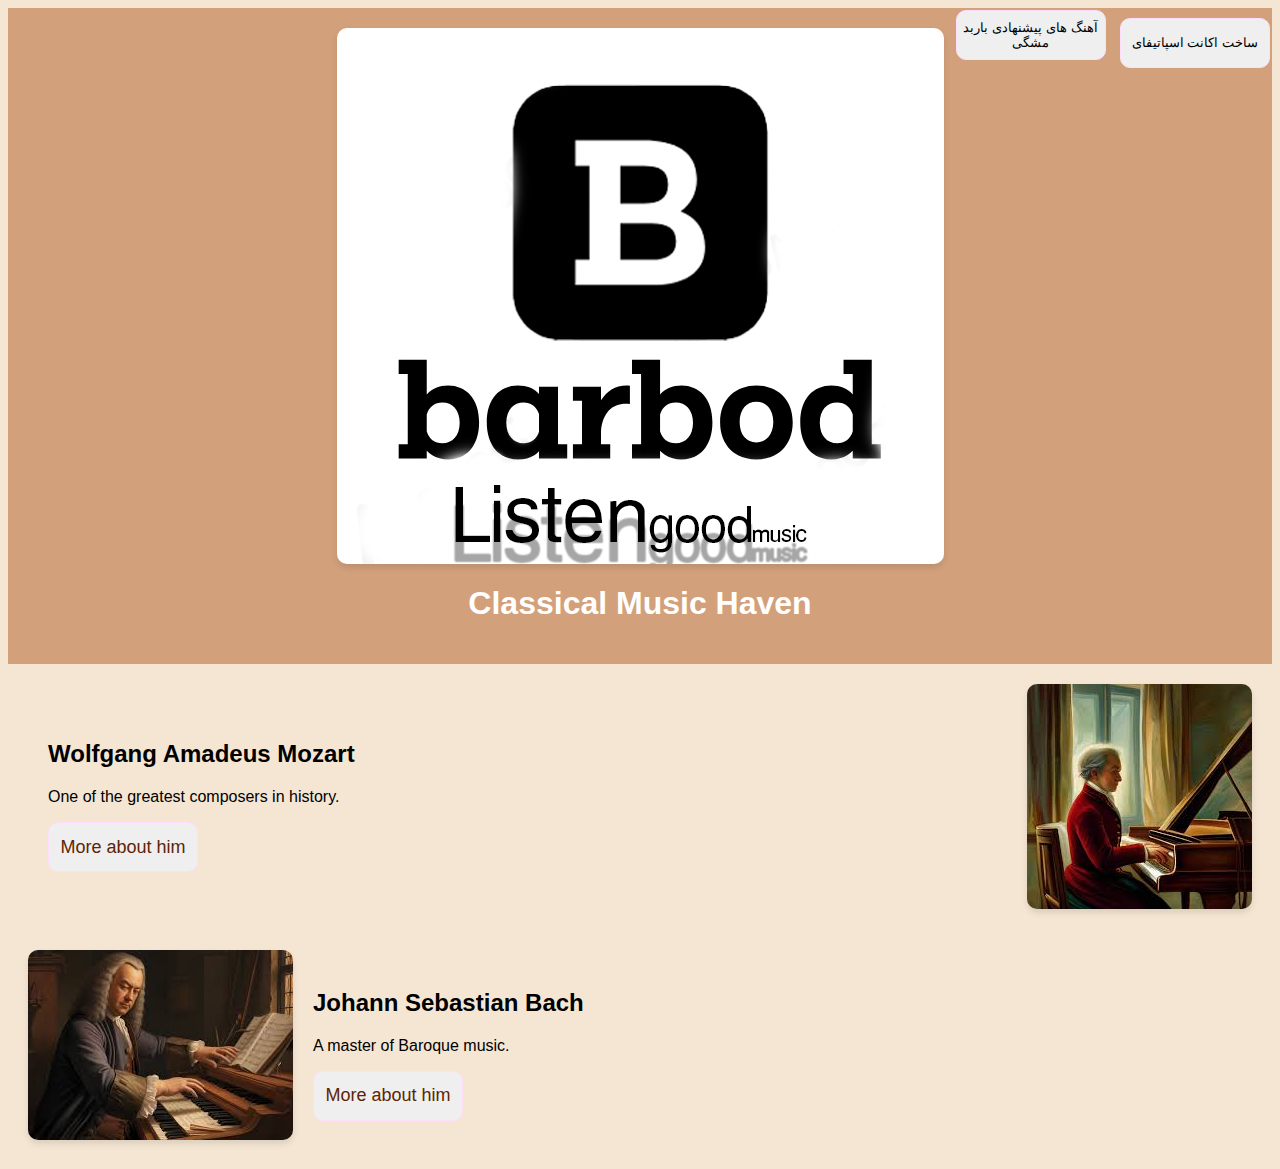
<file: index.html>
<!DOCTYPE html>
<html lang="en">
<head>
    <meta charset="UTF-8">
    <meta name="viewport" content="width=device-width, initial-scale=1.0">
    <title>Classical Music Haven</title>
    <link rel="icon" type="image/x-icon" href="logo of my site.jpg">
    <link rel="stylesheet" href="mainmucis.css"> <!-- Link to my CSS file -->

    <style>
        /* Additional styles for the buttons */
        .topnav-right {
            position: absolute;
            top: 0;
            right: 0;
            margin: 10px;
        }
        .topnav-right button {
            margin-left: 10px;
        }
    </style>

    <div class="topnav-right">
    <a href="RECOM.html">    <button>آهنگ های پیشنهادی باربد مشگی</button></a>
    <a href="spotify segment.html">    <button>ساخت اکانت اسپاتیفای</button></a>
    </div>
        
</head>
<body>
    <header>
        <style>
            .logo {
                display: block;
                margin-left: auto;
                margin-right: auto;
            }
        </style>
        <img class="logo" src="logo.png" alt="Your Logo">
        
        <h1>Classical Music Haven</h1>
    </header>
    <main>
        <section class="composer-section">
            <div class="composer-info">
                <h2>Wolfgang Amadeus Mozart</h2>
                <p>One of the greatest composers in history.</p>
                <a href="motzart.html">
                <button>
                    <span> More about him
                    </span>
                  </button>
                </a>
            </div>
            <img src="download (1).jpg" alt="Mozart portrait">
        </section>
        <section class="composer-section">
            <img src="download.jpg" alt="Bach">
            <div class="composer-info">
                <h2>Johann Sebastian Bach</h2>
                <p>A master of Baroque music.</p>
                <a href="bach.html">
                  <button>
                    <span> More about him
                    </span>
                  </button></a>
                  
            </div>
        </section>
    </main>
</body>
</html>
</file>
<file: mainmucis.css>
body {
    background-color: #f5e6d4; /* Light brown */
    font-family: Arial, sans-serif;
    text-align: center;
}

header {
    background-color: #d3a07c; /* Brown */
    padding: 20px;
    color: white;
    animation: fadeIn 1s ease-in-out; /* Fade-in animation */
}

.composer-section {
    display: flex;
    align-items: center;
    padding: 20px;
    transition: transform 0.3s ease; /* Smooth transform on hover */
}

.composer-section:hover {
    transform: scale(1.05); /* Enlarge on hover */
}

.composer-info {
    flex: 1;
    text-align: left;
    padding: 20px;
}

img {
    max-width: 100%;
    height: auto;
    border-radius: 10px; /* Rounded corners */
    box-shadow: 0 4px 6px rgba(0, 0, 0, 0.1); /* Subtle shadow */
}

button {
    display: inline-block;
    width: 150px;
    height: 50px;
    border-radius: 10px;
    border: 1px solid #ffddfc;
    position: relative;
    overflow: hidden;
    transition: all 0.5s ease-in;
    z-index: 1;
   }
   
   button::before,
   button::after {
    content: '';
    position: absolute;
    top: 0;
    width: 0;
    height: 100%;
    transform: skew(15deg);
    transition: all 0.5s;
    overflow: hidden;
    z-index: -1;
   }
   
   button::before {
    left: -10px;
    background: #794309;
   }
   
   button::after {
    right: -10px;
    background: #986c48;
   }
   
   button:hover::before,
   button:hover::after {
    width: 58%;
   }
   
   button:hover span {
    color: #e8d2f5;
    transition: 0.3s;
   }
   
   button span {
    color: #5e2403;
    font-size: 18px;
    transition: all 0.3s ease-in;
   }


/* Keyframe animation for header fade-in */
@keyframes fadeIn {
    from {
        opacity: 0;
    }
    to {
        opacity: 1;
    }
}
</file>
